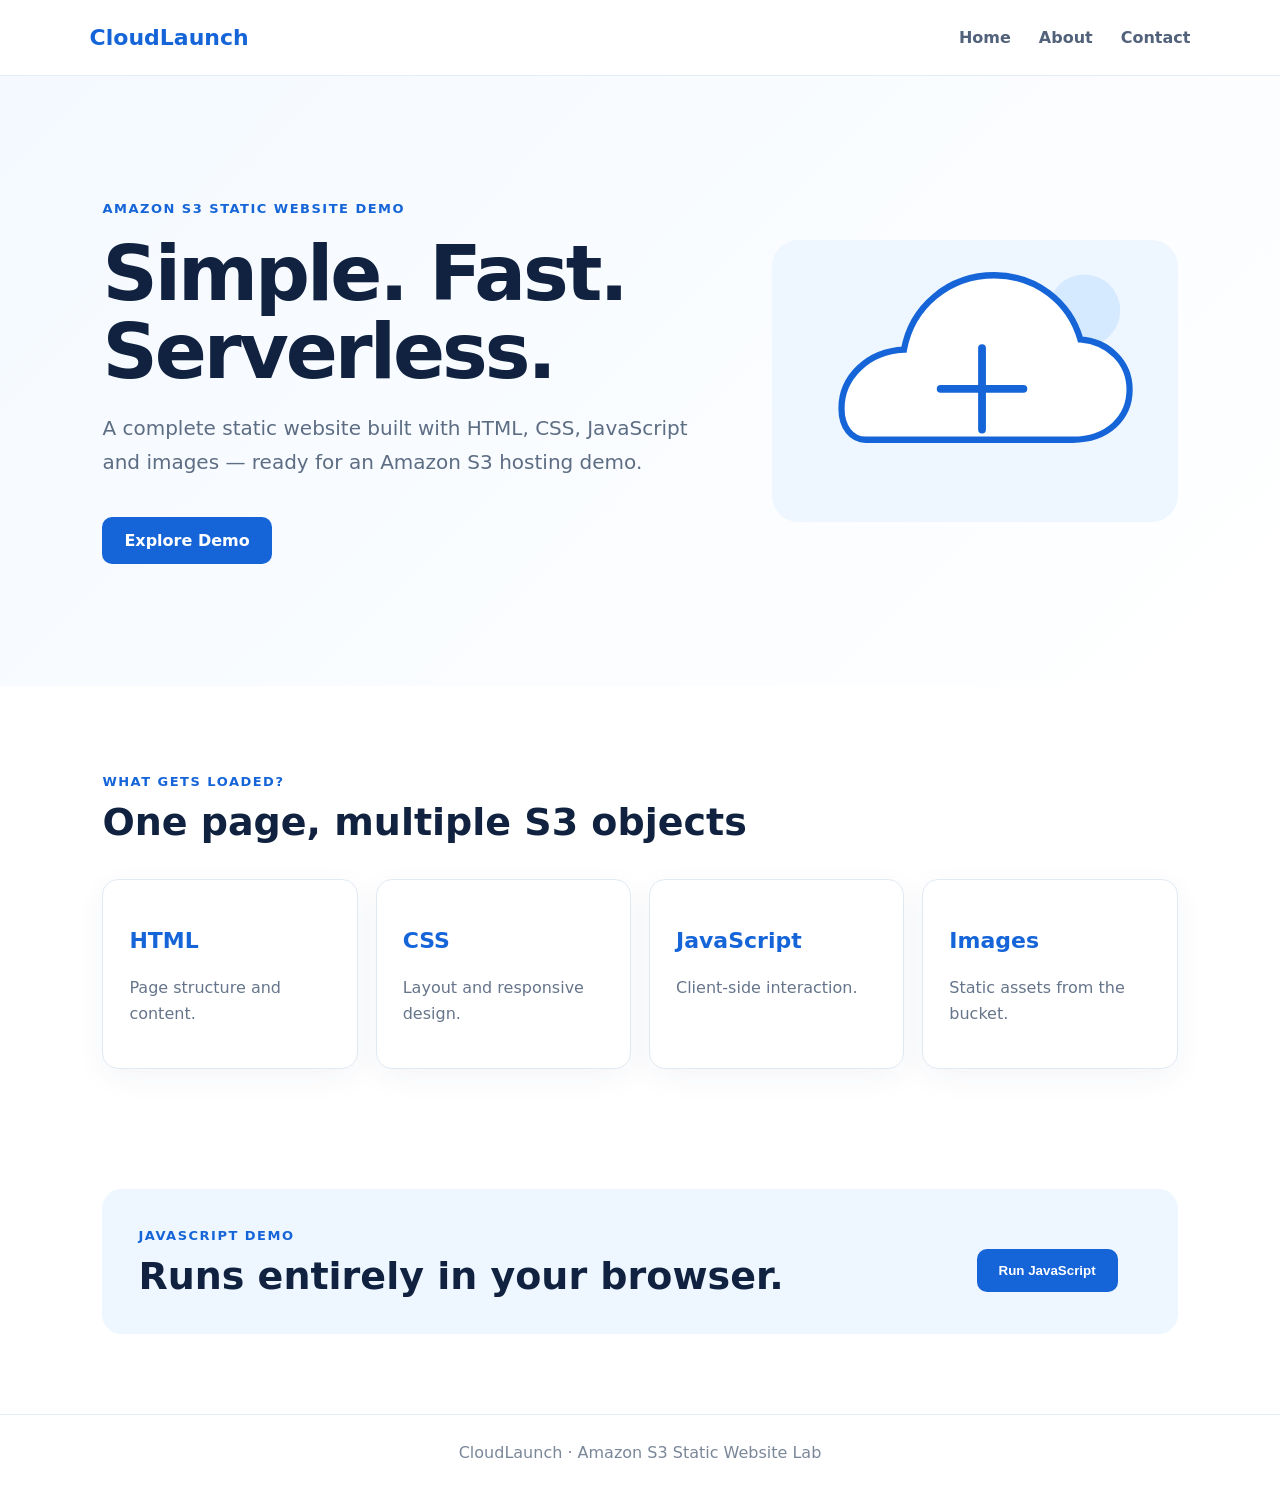
<file: day-9/website/index.html>
<!doctype html><html><head><meta charset="UTF-8"><meta name="viewport" content="width=device-width,initial-scale=1"><title>CloudLaunch</title><link rel="stylesheet" href="css/style.css"></head><body><header><b>CloudLaunch</b><nav><a href="index.html">Home</a><a href="about.html">About</a><a href="contact.html">Contact</a></nav></header><main><section class="hero"><div><span>AMAZON S3 STATIC WEBSITE DEMO</span><h1>Simple. Fast. Serverless.</h1><p>A complete static website built with HTML, CSS, JavaScript and images — ready for an Amazon S3 hosting demo.</p><a class="btn" href="about.html">Explore Demo</a></div><img src="images/cloud.svg" alt="Cloud"></section><section class="section"><span>WHAT GETS LOADED?</span><h2>One page, multiple S3 objects</h2><div class="cards"><article><h3>HTML</h3><p>Page structure and content.</p></article><article><h3>CSS</h3><p>Layout and responsive design.</p></article><article><h3>JavaScript</h3><p>Client-side interaction.</p></article><article><h3>Images</h3><p>Static assets from the bucket.</p></article></div></section><section class="demo"><div><span>JAVASCRIPT DEMO</span><h2>Runs entirely in your browser.</h2></div><button id="demoButton">Run JavaScript</button><strong id="result"></strong></section></main><footer>CloudLaunch · Amazon S3 Static Website Lab</footer><script src="js/app.js"></script></body></html>
</file>
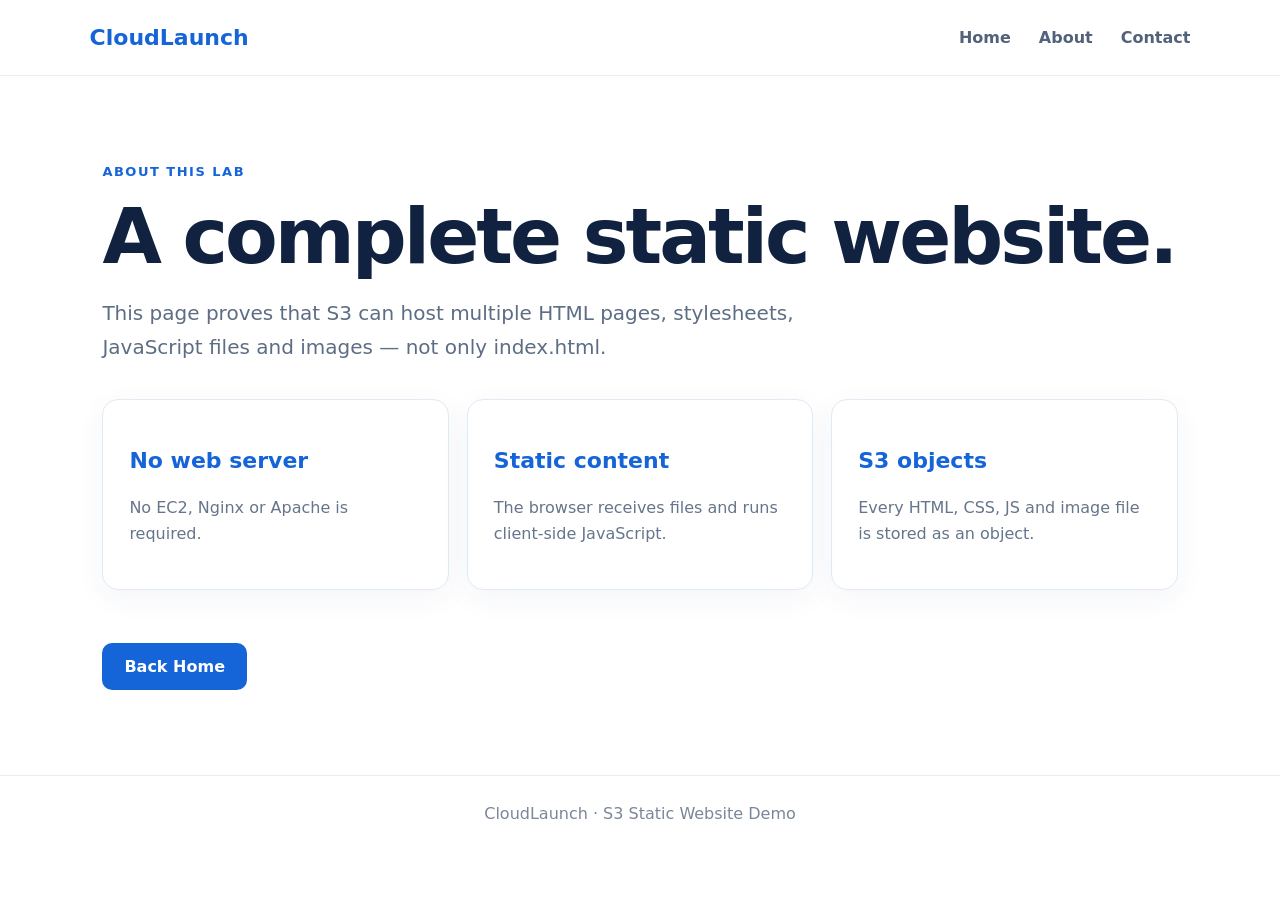
<file: day-9/website/about.html>
<!doctype html><html><head><meta charset="UTF-8"><meta name="viewport" content="width=device-width,initial-scale=1"><title>About | CloudLaunch</title><link rel="stylesheet" href="css/style.css"></head><body><header><b>CloudLaunch</b><nav><a href="index.html">Home</a><a href="about.html">About</a><a href="contact.html">Contact</a></nav></header><main class="page"><span>ABOUT THIS LAB</span><h1>A complete static website.</h1><p>This page proves that S3 can host multiple HTML pages, stylesheets, JavaScript files and images — not only index.html.</p><div class="cards three"><article><h3>No web server</h3><p>No EC2, Nginx or Apache is required.</p></article><article><h3>Static content</h3><p>The browser receives files and runs client-side JavaScript.</p></article><article><h3>S3 objects</h3><p>Every HTML, CSS, JS and image file is stored as an object.</p></article></div><a class="btn" href="index.html">Back Home</a></main><footer>CloudLaunch · S3 Static Website Demo</footer></body></html>
</file>
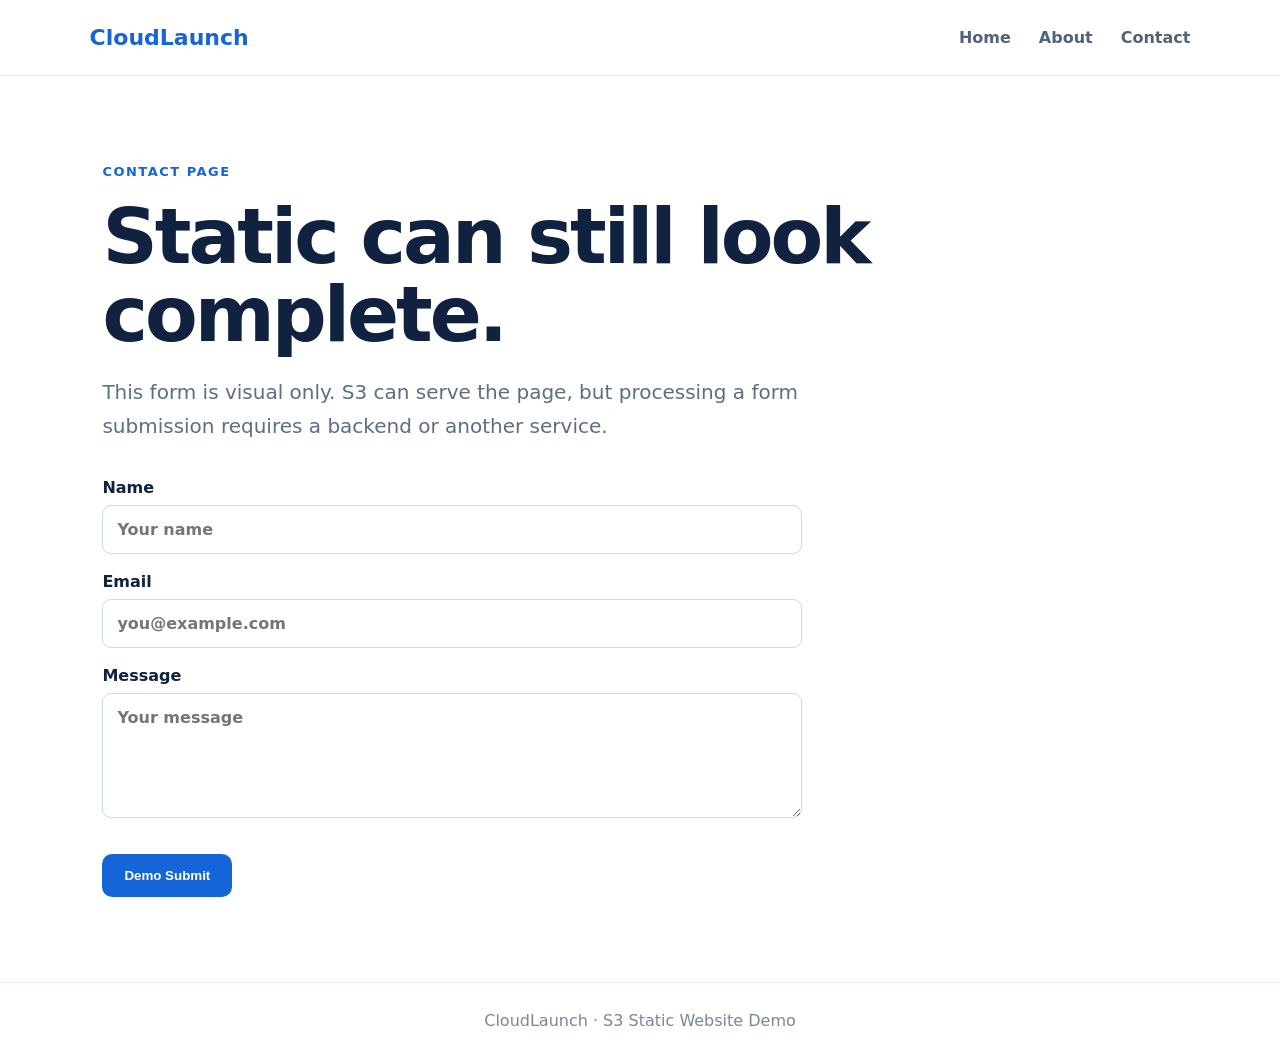
<file: day-9/website/contact.html>
<!doctype html><html><head><meta charset="UTF-8"><meta name="viewport" content="width=device-width,initial-scale=1"><title>Contact | CloudLaunch</title><link rel="stylesheet" href="css/style.css"></head><body><header><b>CloudLaunch</b><nav><a href="index.html">Home</a><a href="about.html">About</a><a href="contact.html">Contact</a></nav></header><main class="page"><span>CONTACT PAGE</span><h1>Static can still look complete.</h1><p>This form is visual only. S3 can serve the page, but processing a form submission requires a backend or another service.</p><form onsubmit="return false"><label>Name<input placeholder="Your name"></label><label>Email<input type="email" placeholder="you@example.com"></label><label>Message<textarea rows="5" placeholder="Your message"></textarea></label><button>Demo Submit</button></form></main><footer>CloudLaunch · S3 Static Website Demo</footer></body></html>
</file>
<file: day-9/website/css/style.css>
*{box-sizing:border-box}body{margin:0;font-family:Inter,system-ui,-apple-system,sans-serif;color:#10223f}header{height:76px;padding:0 7vw;display:flex;align-items:center;justify-content:space-between;border-bottom:1px solid #e5edf7;background:#fff}header b{font-size:22px;color:#1565d8}nav{display:flex;gap:28px}nav a{color:#52627a;text-decoration:none;font-weight:650}nav a:hover{color:#1565d8}.hero{min-height:610px;padding:80px 8vw;display:grid;grid-template-columns:1.2fr .8fr;align-items:center;gap:60px;background:linear-gradient(135deg,#f4f9ff,#fff)}span{font-size:13px;font-weight:800;letter-spacing:1.5px;color:#1565d8}.hero h1,.page h1{font-size:clamp(48px,6vw,78px);line-height:1.02;letter-spacing:-3px;margin:18px 0}.hero p,.page>p{font-size:20px;line-height:1.7;color:#5d6d84;max-width:760px}.hero img{width:100%;max-width:420px}.btn,button{display:inline-block;margin-top:18px;background:#1565d8;color:#fff;border:0;border-radius:10px;padding:14px 22px;text-decoration:none;font-weight:750;cursor:pointer}.section,.page{padding:85px 8vw}.section h2,.demo h2{font-size:38px;margin:10px 0 32px}.cards{display:grid;grid-template-columns:repeat(4,1fr);gap:18px;margin:35px 0}.cards.three{grid-template-columns:repeat(3,1fr)}article{padding:26px;border:1px solid #e1e9f3;border-radius:16px;box-shadow:0 8px 30px #1f416e0d}article h3{color:#1565d8;font-size:22px}article p{color:#66758b;line-height:1.6}.demo{margin:0 8vw 80px;padding:36px;border-radius:20px;background:#eef6ff;display:flex;align-items:center;gap:24px}.demo div{margin-right:auto}.demo h2{margin-bottom:0}#result{color:#15803d}form{max-width:700px;display:grid;gap:18px;margin-top:35px}label{display:grid;gap:8px;font-weight:700}input,textarea{padding:14px;border:1px solid #ccd8e7;border-radius:9px;font:inherit}form button{justify-self:start}footer{text-align:center;padding:28px;border-top:1px solid #e5edf7;color:#7a8799}@media(max-width:800px){nav{gap:14px}.hero{grid-template-columns:1fr}.hero img{max-width:280px}.cards,.cards.three{grid-template-columns:1fr}.demo{align-items:flex-start;flex-direction:column}}
</file>
